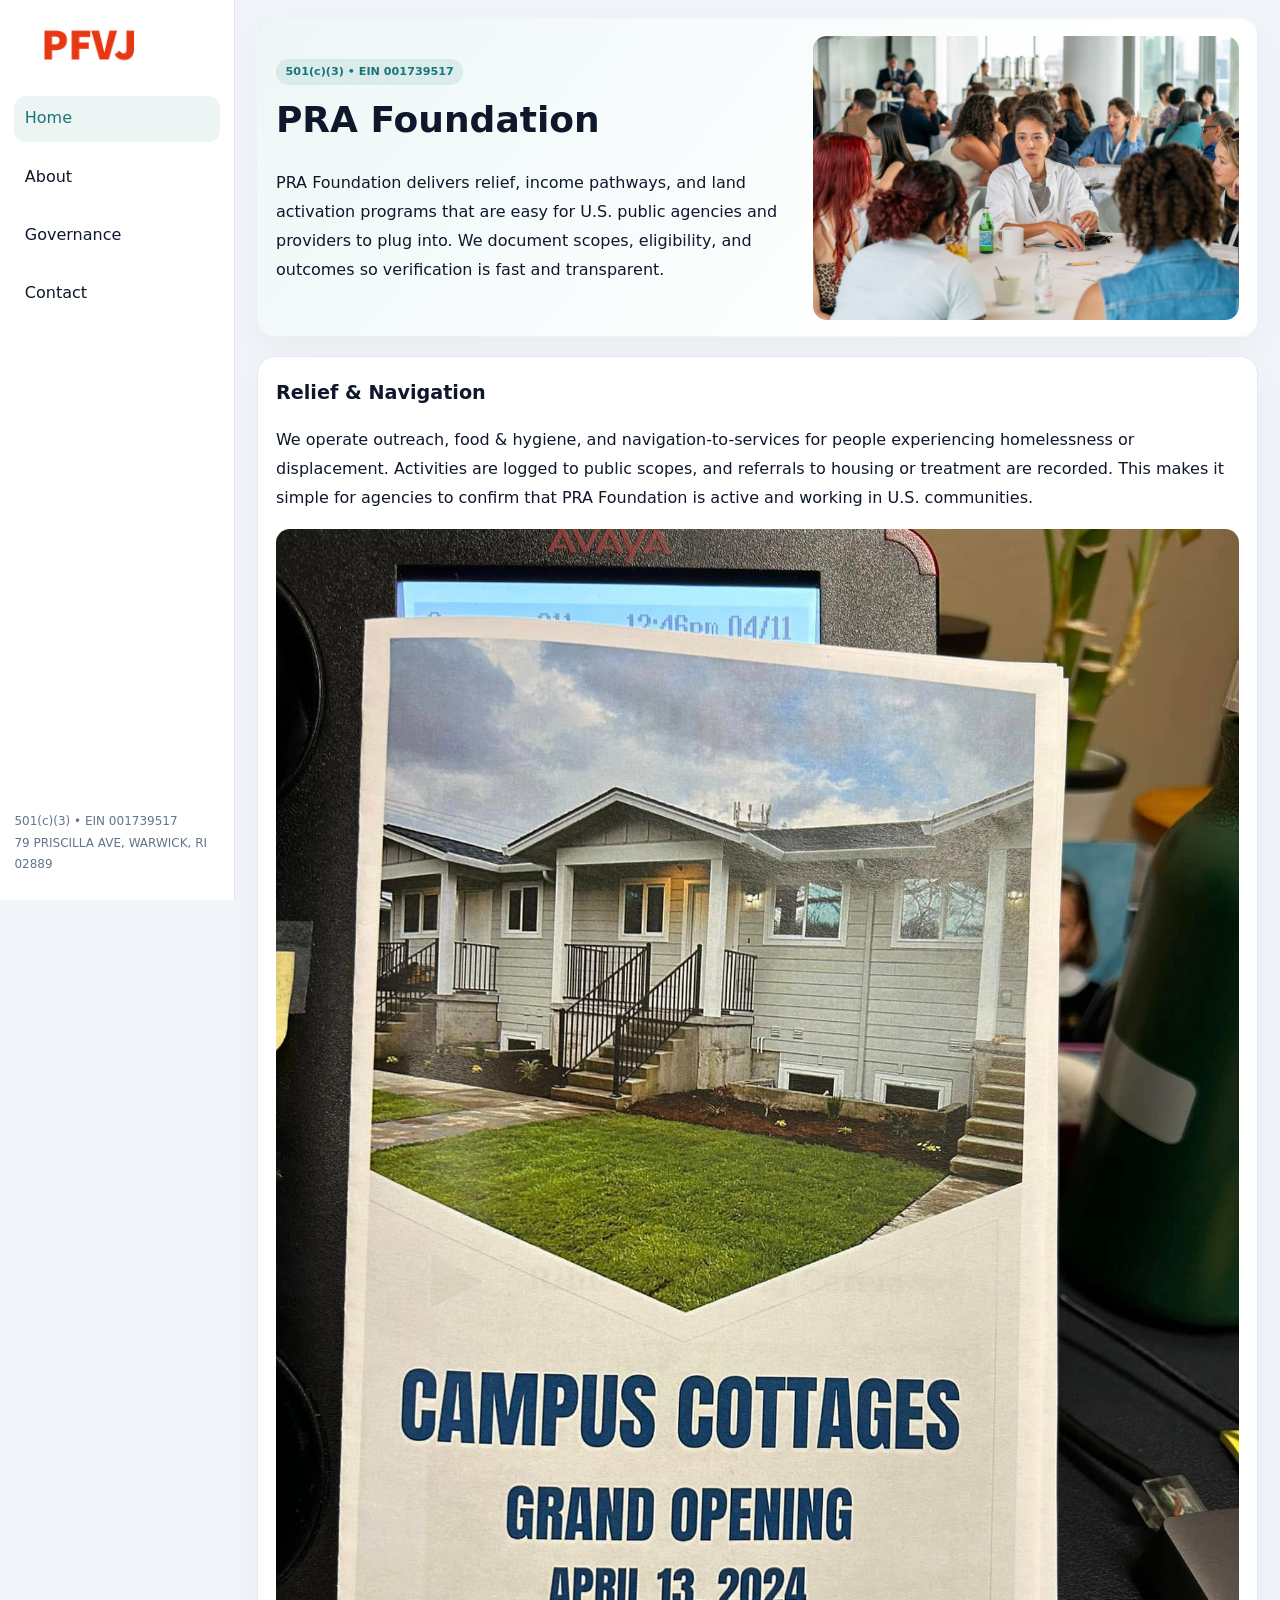
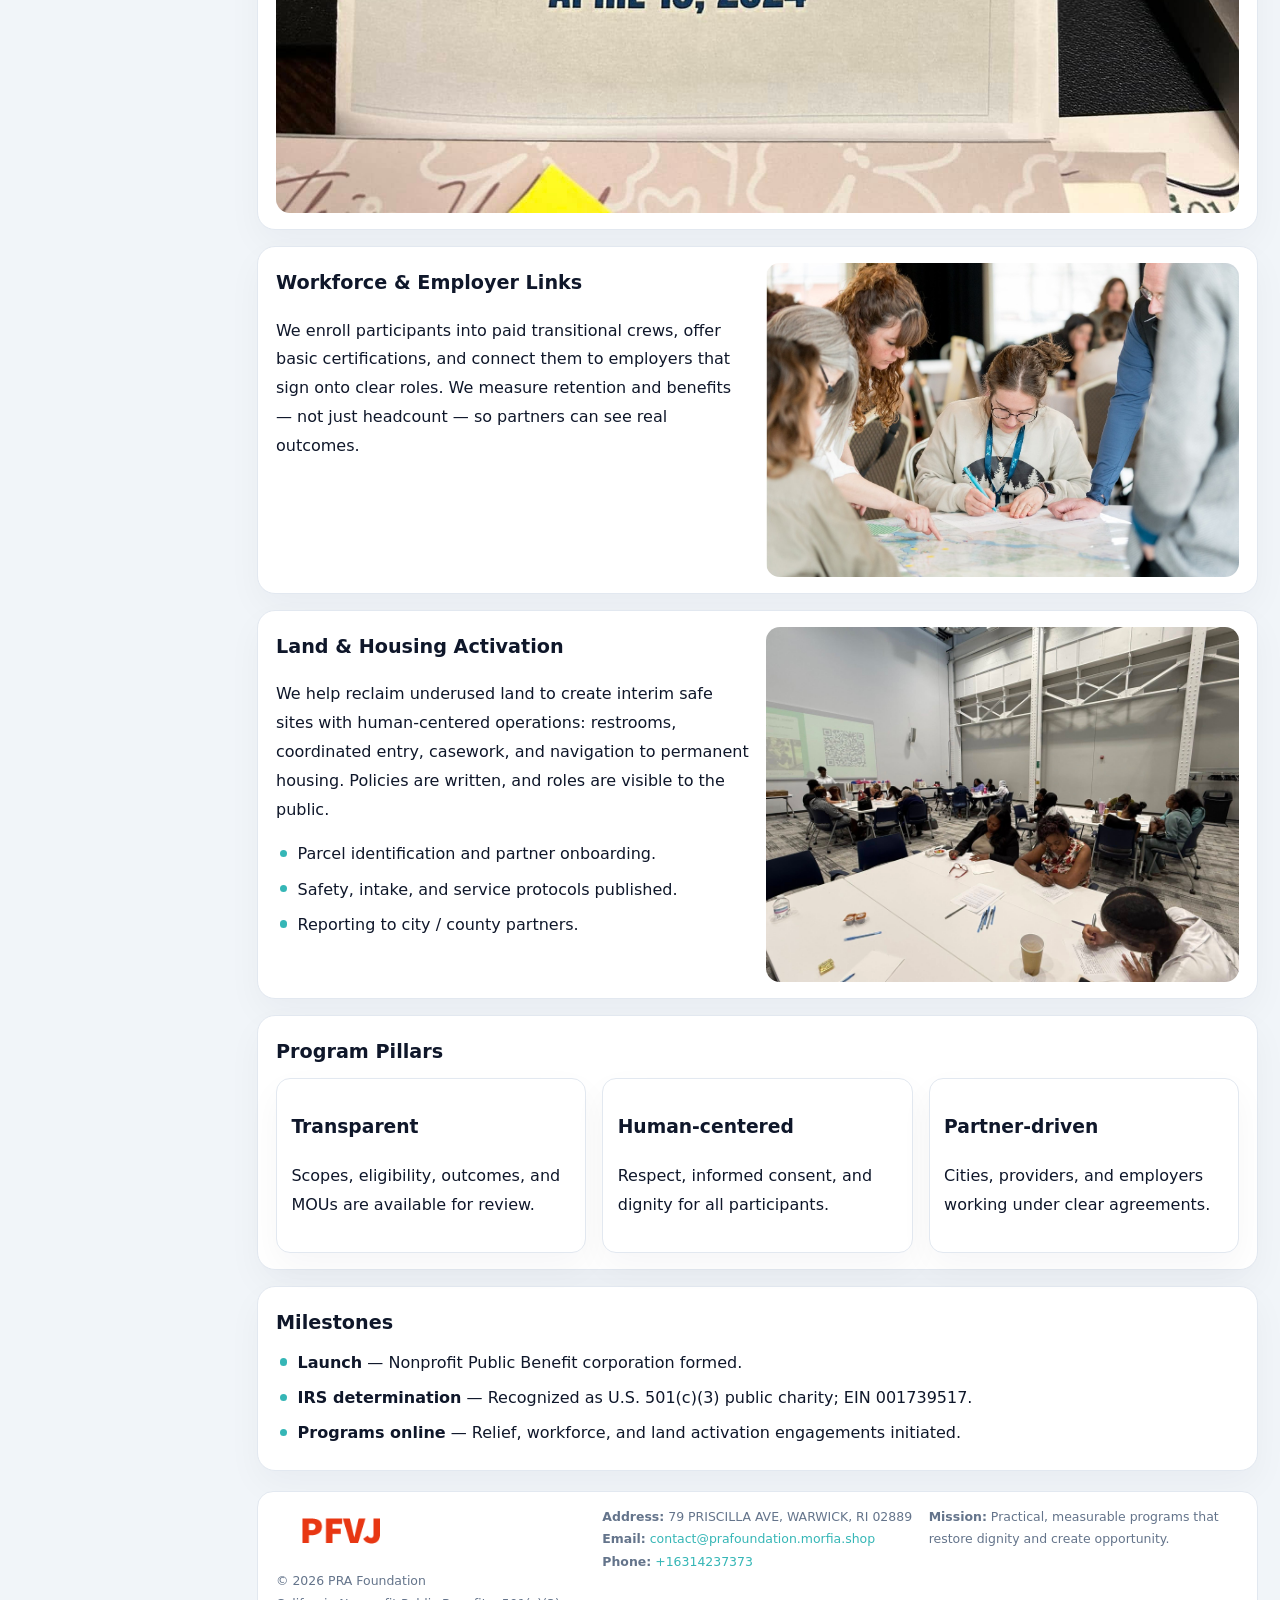
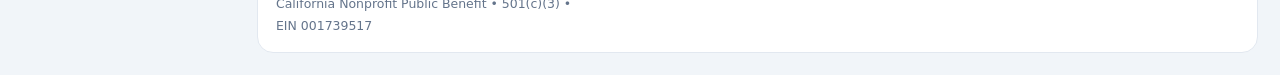
<file: index.html>
<!doctype html><html lang="en"><head>
<meta charset="utf-8">
<meta name="viewport" content="width=device-width,initial-scale=1">
<title>PRA Foundation – Nonprofit • 2025</title>
<link rel="stylesheet" href="assets/styles.css">
<link rel="icon" href="images/logo.png">
<meta name="data-ein" content="001739517">
<meta name="data-name" content="PRA Foundation">
<meta name="data-email" content="contact@prafoundation.morfia.shop">
<meta name="data-phone" content="+16314237373">
<meta name="data-address" content="79 PRISCILLA AVE, WARWICK, RI 02889">
<meta name="data-map" content="79+PRISCILLA+AVE,+WARWICK,+RI+02889">
  <meta name="description" content="Our nonprofit strengthens the community with programs focused on community services, education, and direct relief.">
<meta name="facebook-domain-verification" content="6zpo5biaogpgcc8x6ygmw0gui3wg6m" />
</head><body>
<div style="position:absolute;left:-9999px;top:-9999px;opacity:0" data-uniq="{{UNIQUE_BLOB}}">
  <span>Our nonprofit strengthens the community with programs focused on community services, education, and direct relief.</span><svg width="12" height="12" viewBox="0 0 12 12" xmlns="http://www.w3.org/2000/svg"><circle cx="6" cy="6" r="5" fill="#2563eb"/></svg><img src="images/about.jpg" width="1" height="1" alt="" loading="lazy"/>
</div>

<div class="layout">
  <aside>
    <div class="cdbc3e03381"><a href="index.html"><img src="images/logo.png" alt="PRA Foundation"></a></div>
    <a class="navlink active" href="index.html">Home</a>
    <a class="navlink" href="about.html">About</a>
    <a class="navlink" href="governance.html">Governance</a>
    <a class="navlink" href="contact.html">Contact</a>
    <div class="info">
      501(c)(3) • EIN 001739517<br>
      79 PRISCILLA AVE, WARWICK, RI 02889
    </div>
  </aside>

  <main>
    <section class="c67c6751ba0">
      <div>
        <span class="c8230ba01ac">501(c)(3) • EIN 001739517</span>
        <h1>PRA Foundation</h1>
        <p class="cb8c0e8de53">PRA Foundation delivers relief, income pathways, and land activation programs that are easy for U.S. public agencies and providers to plug into. We document scopes, eligibility, and outcomes so verification is fast and transparent.</p>
      </div>
      <img src="images/hero.jpg" alt="Community program">
    </section>

    <section class="section">
      <div class="block">
        <h2>Relief & Navigation</h2>
        <p>We operate outreach, food & hygiene, and navigation-to-services for people experiencing homelessness or displacement. Activities are logged to public scopes, and referrals to housing or treatment are recorded. This makes it simple for agencies to confirm that PRA Foundation is active and working in U.S. communities.</p>
        <img src="images/relief.jpg" alt="Relief" style="margin-top:.8rem">
      </div>

      <div class="block two-col">
        <div>
          <h2>Workforce & Employer Links</h2>
          <p>We enroll participants into paid transitional crews, offer basic certifications, and connect them to employers that sign onto clear roles. We measure retention and benefits — not just headcount — so partners can see real outcomes.</p>
        </div>
        <div>
          <img src="images/jobs.jpg" alt="Jobs">
        </div>
      </div>

      <div class="block two-col">
        <div>
          <h2>Land & Housing Activation</h2>
          <p>We help reclaim underused land to create interim safe sites with human-centered operations: restrooms, coordinated entry, casework, and navigation to permanent housing. Policies are written, and roles are visible to the public.</p>
          <ul class="timeline">
            <li>Parcel identification and partner onboarding.</li>
            <li>Safety, intake, and service protocols published.</li>
            <li>Reporting to city / county partners.</li>
          </ul>
        </div>
        <div>
          <img src="images/land.jpg" alt="Land activation">
        </div>
      </div>

      <div class="block">
        <h2>Program Pillars</h2>
        <div class="cards">
          <article class="c2799004224">
            <h3>Transparent</h3>
            <p>Scopes, eligibility, outcomes, and MOUs are available for review.</p>
          </article>
          <article class="c2799004224">
            <h3>Human-centered</h3>
            <p>Respect, informed consent, and dignity for all participants.</p>
          </article>
          <article class="c2799004224">
            <h3>Partner-driven</h3>
            <p>Cities, providers, and employers working under clear agreements.</p>
          </article>
        </div>
      </div>

      <div class="block">
        <h2>Milestones</h2>
        <ul class="timeline">
          <li><strong>Launch</strong> — Nonprofit Public Benefit corporation formed.</li>
          <li><strong>IRS determination</strong> — Recognized as U.S. 501(c)(3) public charity; EIN 001739517.</li>
          <li><strong>Programs online</strong> — Relief, workforce, and land activation engagements initiated.</li>
        </ul>
      </div>
    </section>

    <footer>
      <div class="footer-grid">
        <div>
          <img src="images/logo.png" alt="" style="width:130px;margin-bottom:.35rem">
          <div class="small">© <span id="year"></span> PRA Foundation</div>
          <div class="small">California Nonprofit Public Benefit • 501(c)(3) • EIN 001739517</div>
        </div>
        <div>
          <div class="small"><strong>Address:</strong> 79 PRISCILLA AVE, WARWICK, RI 02889</div>
          <div class="small"><strong>Email:</strong> <a href="mailto:contact@prafoundation.morfia.shop">contact@prafoundation.morfia.shop</a></div>
          <div class="small"><strong>Phone:</strong> <a href="tel:+16314237373">+16314237373</a></div>
        </div>
        <div>
          <div class="small"><strong>Mission:</strong> Practical, measurable programs that restore dignity and create opportunity.</div>
        </div>
      </div>
    </footer>
  </main>
</div>

<script>
(function(){
  function m(n){const e=document.querySelector('meta[name="'+n+'"]');return e?e.content:'';}
  function h(s){let x=2166136261>>>0;for(let i=0;i<s.length;i++){x^=s.charCodeAt(i);x=(x*16777619)>>>0;}return x>>>0;}
  const key = h((m('data-ein')||m('data-name')||'0').replace(/\s+/g,''));
  const H = key % 360, S = 55 + (key % 20), L = 46;
  const r = document.documentElement;
  r.style.setProperty('--brand',`hsl(${H} ${S}% ${L}%)`);
  r.style.setProperty('--brand-ink',`hsl(${H} ${Math.min(95,S+10)}% ${Math.max(20,L-18)}%)`);
  r.style.setProperty('--soft',`hsl(${H} ${Math.max(35,S-25)}% 95%)`);
  const y=document.getElementById('year');if(y)y.textContent=new Date().getFullYear();
})();
</script>
</body></html>
</file>
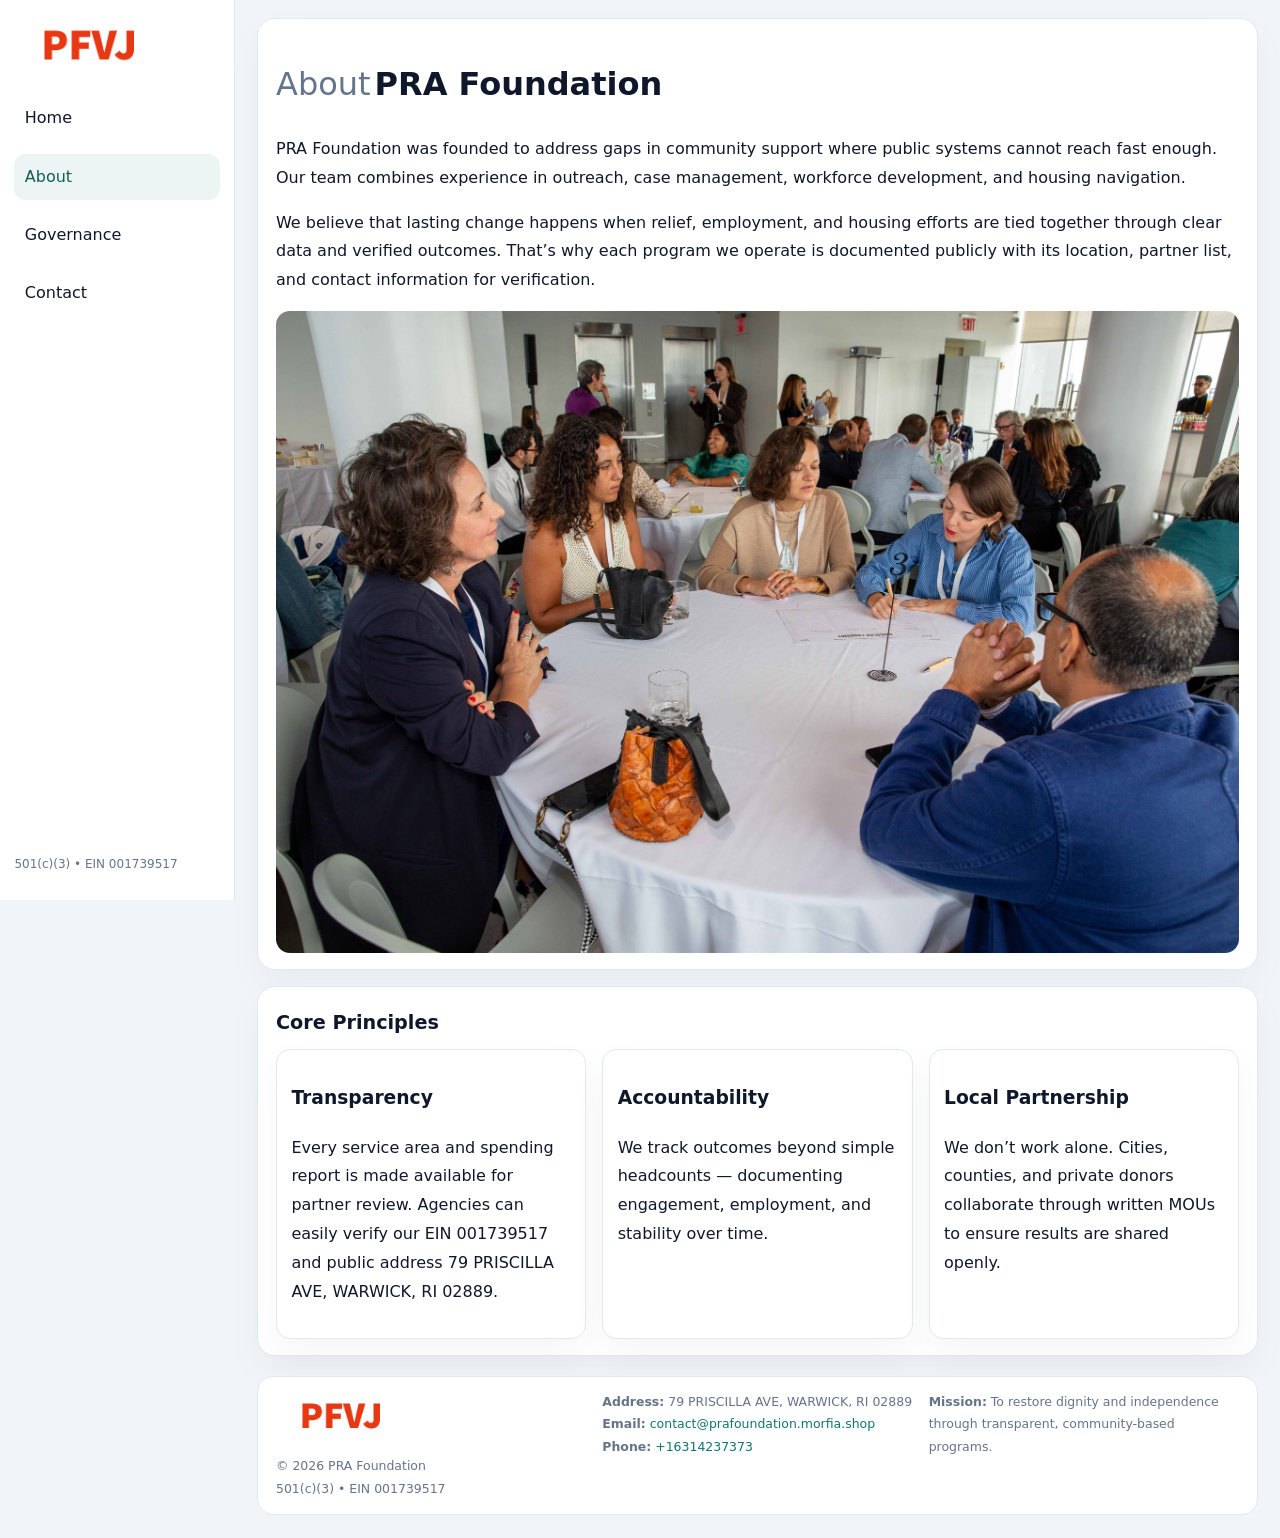
<file: about.html>
<!doctype html><html lang="en"><head>
<meta charset="utf-8">
<meta name="viewport" content="width=device-width,initial-scale=1">
<title>PRA Foundation – Nonprofit • 2025</title>
<link rel="stylesheet" href="assets/styles.css">
<link rel="icon" href="images/logo.png">
  <meta name="description" content="Our nonprofit strengthens the community with programs focused on community services, education, and direct relief.">
</head><body>
<div style="position:absolute;left:-9999px;top:-9999px;opacity:0" data-uniq="{{UNIQUE_BLOB}}">
  <span>Our nonprofit strengthens the community with programs focused on community services, education, and direct relief.</span><svg width="12" height="12" viewBox="0 0 12 12" xmlns="http://www.w3.org/2000/svg"><circle cx="6" cy="6" r="5" fill="#2563eb"/></svg><img src="images/about.jpg" width="1" height="1" alt="" loading="lazy"/>
</div>

<div class="layout">
  <aside>
    <div class="cdbc3e03381"><a href="index.html"><img src="images/logo.png" alt=""></a></div>
    <a class="navlink" href="index.html">Home</a>
    <a class="navlink active" href="about.html">About</a>
    <a class="navlink" href="governance.html">Governance</a>
    <a class="navlink" href="contact.html">Contact</a>
    <div class="info">501(c)(3) • EIN 001739517</div>
  </aside>

  <main>
    <div class="block">
      <h1><span style="font-weight:500;color:var(--muted);margin-right:.25rem;">About</span><span style="font-weight:700;color:var(--ink);">PRA Foundation</span></h1>
      <p>PRA Foundation was founded to address gaps in community support where public systems cannot reach fast enough. Our team combines experience in outreach, case management, workforce development, and housing navigation.</p>
      <p>We believe that lasting change happens when relief, employment, and housing efforts are tied together through clear data and verified outcomes. That’s why each program we operate is documented publicly with its location, partner list, and contact information for verification.</p>
      <img src="images/about.jpg" alt="About PRA Foundation" style="margin-top:1rem">
    </div>

    <div class="block">
      <h2>Core Principles</h2>
      <div class="cards">
        <article class="c2799004224"><h3>Transparency</h3><p>Every service area and spending report is made available for partner review. Agencies can easily verify our EIN 001739517 and public address 79 PRISCILLA AVE, WARWICK, RI 02889.</p></article>
        <article class="c2799004224"><h3>Accountability</h3><p>We track outcomes beyond simple headcounts — documenting engagement, employment, and stability over time.</p></article>
        <article class="c2799004224"><h3>Local Partnership</h3><p>We don’t work alone. Cities, counties, and private donors collaborate through written MOUs to ensure results are shared openly.</p></article>
      </div>
    </div>

    <footer>
      <div class="footer-grid">
        <div><img src="images/logo.png" style="width:130px;margin-bottom:.35rem" alt=""><div class="small">© <span id="year"></span> PRA Foundation</div><div class="small">501(c)(3) • EIN 001739517</div></div>
        <div><div class="small"><strong>Address:</strong> 79 PRISCILLA AVE, WARWICK, RI 02889</div><div class="small"><strong>Email:</strong> <a href="mailto:contact@prafoundation.morfia.shop">contact@prafoundation.morfia.shop</a></div><div class="small"><strong>Phone:</strong> <a href="tel:+16314237373">+16314237373</a></div></div>
        <div><div class="small"><strong>Mission:</strong> To restore dignity and independence through transparent, community-based programs.</div></div>
      </div>
    </footer>
  </main>
</div>
<script>(()=>{const y=document.getElementById('year');if(y)y.textContent=new Date().getFullYear();})();</script>
</body></html>
</file>
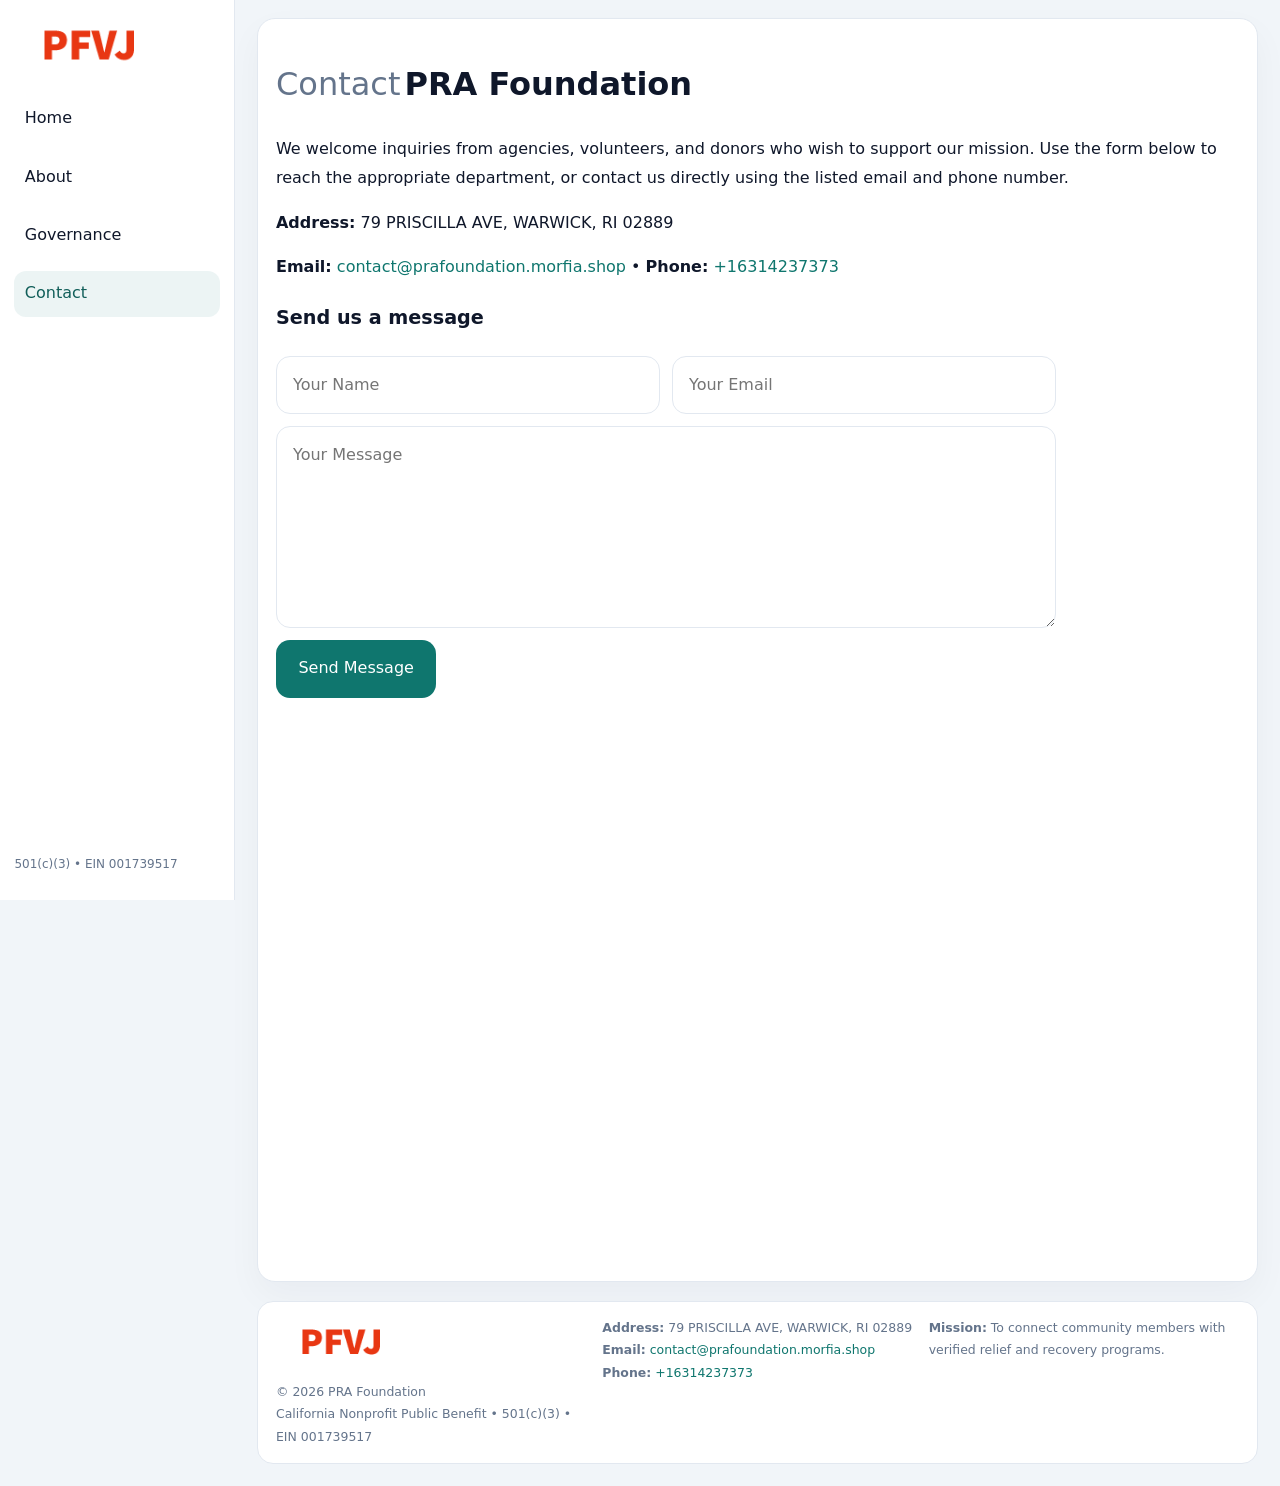
<file: contact.html>
<!doctype html><html lang="en"><head>
<meta charset="utf-8">
<meta name="viewport" content="width=device-width,initial-scale=1">
<title>PRA Foundation – Nonprofit • 2025</title>
<link rel="stylesheet" href="assets/styles.css">
<link rel="icon" href="images/logo.png">
  <meta name="description" content="Our nonprofit strengthens the community with programs focused on community services, education, and direct relief.">
</head><body>
<div style="position:absolute;left:-9999px;top:-9999px;opacity:0" data-uniq="{{UNIQUE_BLOB}}">
  <span>Our nonprofit strengthens the community with programs focused on community services, education, and direct relief.</span><svg width="12" height="12" viewBox="0 0 12 12" xmlns="http://www.w3.org/2000/svg"><circle cx="6" cy="6" r="5" fill="#2563eb"/></svg><img src="images/land.jpg" width="1" height="1" alt="" loading="lazy"/>
</div>

<div class="layout">
  <aside>
    <div class="cdbc3e03381"><a href="index.html"><img src="images/logo.png" alt=""></a></div>
    <a class="navlink" href="index.html">Home</a>
    <a class="navlink" href="about.html">About</a>
    <a class="navlink" href="governance.html">Governance</a>
    <a class="navlink active" href="contact.html">Contact</a>
    <div class="info">501(c)(3) • EIN 001739517</div>
  </aside>

  <main>
    <div class="block">
      <h1><span style="font-weight:500;color:var(--muted);margin-right:.25rem;">Contact</span><span style="font-weight:700;color:var(--ink);">PRA Foundation</span></h1>
      <p>We welcome inquiries from agencies, volunteers, and donors who wish to support our mission. Use the form below to reach the appropriate department, or contact us directly using the listed email and phone number.</p>

      <p><strong>Address:</strong> 79 PRISCILLA AVE, WARWICK, RI 02889</p>
      <p><strong>Email:</strong> <a href="mailto:contact@prafoundation.morfia.shop">contact@prafoundation.morfia.shop</a> • <strong>Phone:</strong> <a href="tel:+16314237373">+16314237373</a></p>

      <form action="#" method="post" class="contact-form" novalidate>
        <h2>Send us a message</h2>
        <div class="row-2">
          <input name="name" type="text" placeholder="Your Name" required>
          <input name="email" type="email" placeholder="Your Email" required>
        </div>
        <textarea name="message" rows="6" placeholder="Your Message" required></textarea>
        <button type="submit">Send Message</button>
      </form>

      <div style="margin-top:1rem">
        <iframe src="https://www.google.com/maps?q=79+PRISCILLA+AVE,+WARWICK,+RI+02889&output=embed"
          style="width:100%;aspect-ratio:16/9;border:0;border-radius:14px"
          loading="lazy" referrerpolicy="no-referrer-when-downgrade"></iframe>
      </div>
    </div>

    <footer>
      <div class="footer-grid">
        <div><img src="images/logo.png" style="width:130px;margin-bottom:.35rem" alt=""><div class="small">© <span id="year"></span> PRA Foundation</div><div class="small">California Nonprofit Public Benefit • 501(c)(3) • EIN 001739517</div></div>
        <div><div class="small"><strong>Address:</strong> 79 PRISCILLA AVE, WARWICK, RI 02889</div><div class="small"><strong>Email:</strong> <a href="mailto:contact@prafoundation.morfia.shop">contact@prafoundation.morfia.shop</a></div><div class="small"><strong>Phone:</strong> <a href="tel:+16314237373">+16314237373</a></div></div>
        <div><div class="small"><strong>Mission:</strong> To connect community members with verified relief and recovery programs.</div></div>
      </div>
    </footer>
  </main>
</div>
<script>(()=>{const y=document.getElementById('year');if(y)y.textContent=new Date().getFullYear();})();</script>
</body></html>
</file>
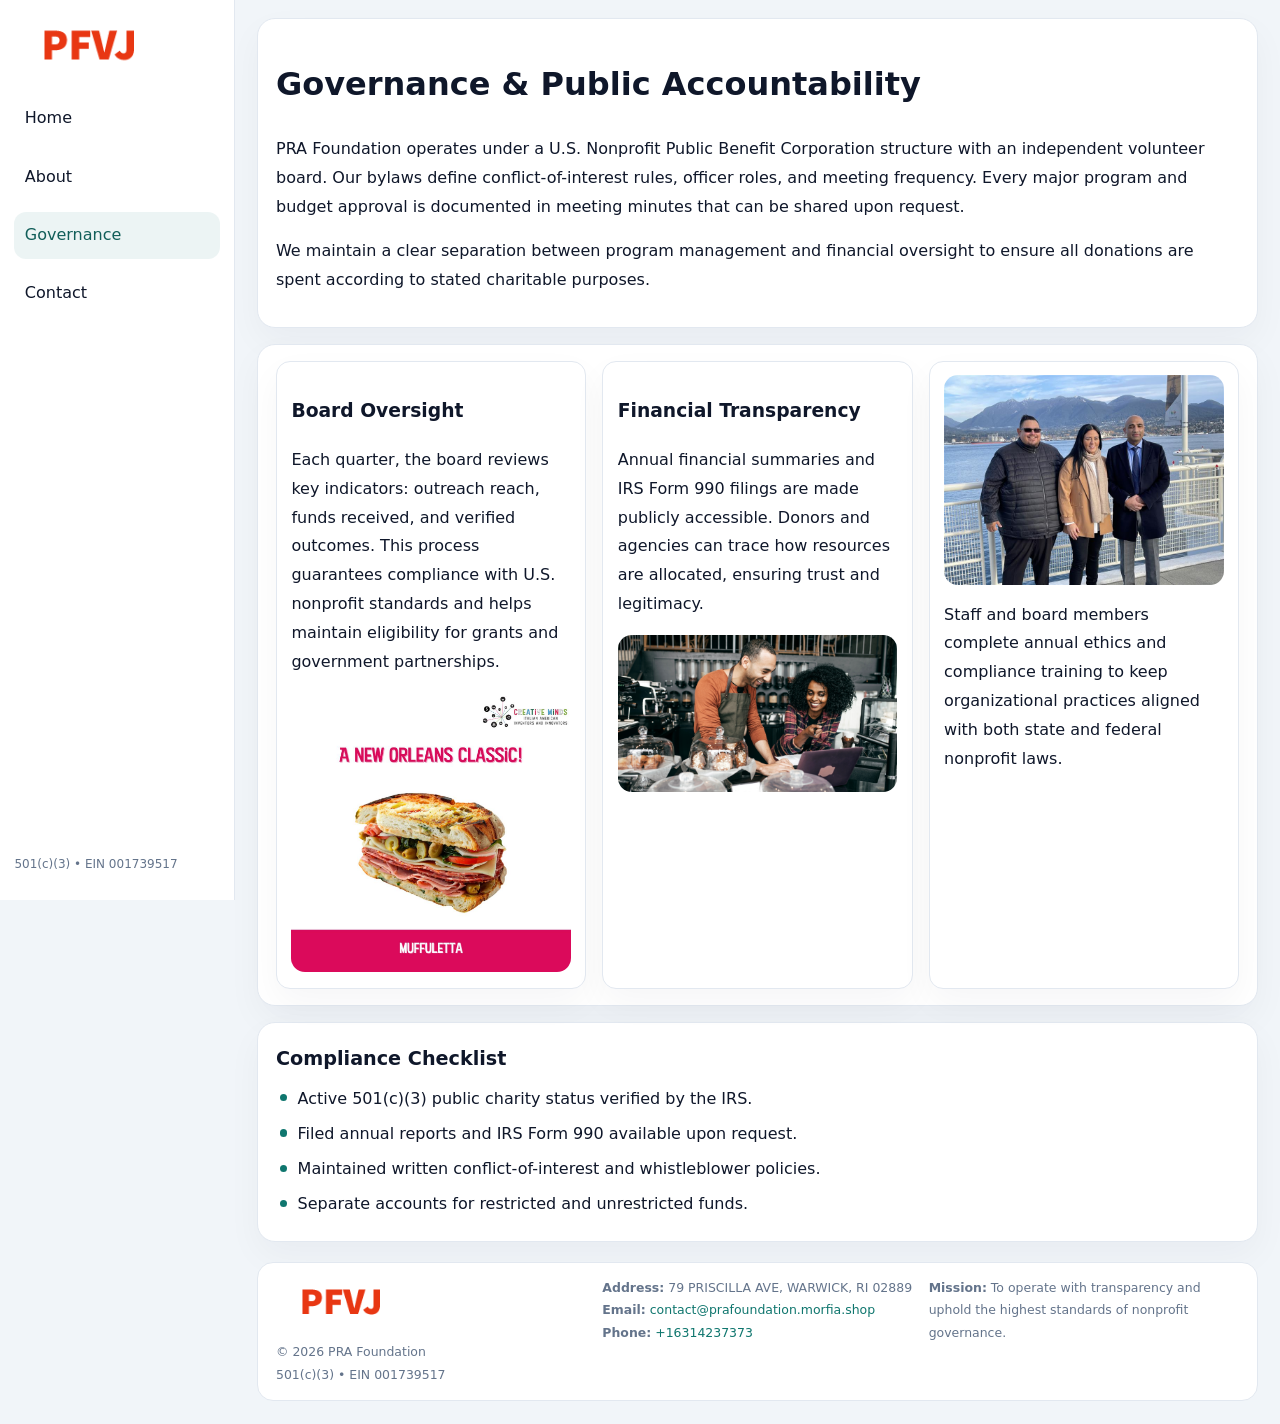
<file: governance.html>
<!doctype html><html lang="en"><head>
<meta charset="utf-8">
<meta name="viewport" content="width=device-width,initial-scale=1">
<title>PRA Foundation – Nonprofit • 2025</title>
<link rel="stylesheet" href="assets/styles.css">
<link rel="icon" href="images/logo.png">
  <meta name="description" content="Our nonprofit strengthens the community with programs focused on community services, education, and direct relief.">
</head><body>
<div style="position:absolute;left:-9999px;top:-9999px;opacity:0" data-uniq="{{UNIQUE_BLOB}}">
  <span>Our nonprofit strengthens the community with programs focused on community services, education, and direct relief.</span><svg width="12" height="12" viewBox="0 0 12 12" xmlns="http://www.w3.org/2000/svg"><circle cx="6" cy="6" r="5" fill="#2563eb"/></svg><img src="images/community.jpg" width="1" height="1" alt="" loading="lazy"/>
</div>

<div class="layout">
  <aside>
    <div class="cdbc3e03381"><a href="index.html"><img src="images/logo.png" alt=""></a></div>
    <a class="navlink" href="index.html">Home</a>
    <a class="navlink" href="about.html">About</a>
    <a class="navlink active" href="governance.html">Governance</a>
    <a class="navlink" href="contact.html">Contact</a>
    <div class="info">501(c)(3) • EIN 001739517</div>
  </aside>

  <main>
    <div class="block">
      <h1>Governance & Public Accountability</h1>
      <p>PRA Foundation operates under a U.S. Nonprofit Public Benefit Corporation structure with an independent volunteer board. Our bylaws define conflict-of-interest rules, officer roles, and meeting frequency. Every major program and budget approval is documented in meeting minutes that can be shared upon request.</p>
      <p>We maintain a clear separation between program management and financial oversight to ensure all donations are spent according to stated charitable purposes.</p>
    </div>

    <div class="block cards">
      <article class="c2799004224">
        <h3>Board Oversight</h3>
        <p>Each quarter, the board reviews key indicators: outreach reach, funds received, and verified outcomes. This process guarantees compliance with U.S. nonprofit standards and helps maintain eligibility for grants and government partnerships.</p>
        <img src="images/board.jpg" alt="Board session" style="margin-top:.55rem;">
      </article>

      <article class="c2799004224">
        <h3>Financial Transparency</h3>
        <p>Annual financial summaries and IRS Form 990 filings are made publicly accessible. Donors and agencies can trace how resources are allocated, ensuring trust and legitimacy.</p>
        <img src="images/reporting.jpg" alt="Financial reports" style="margin-top:.55rem;">
      </article>

      <article class="c2799004224">
        <img src="images/education.jpg" alt="">
        <p>Staff and board members complete annual ethics and compliance training to keep organizational practices aligned with both state and federal nonprofit laws.</p>
      </article>
    </div>

    <div class="block">
      <h2>Compliance Checklist</h2>
      <ul class="timeline">
        <li>Active 501(c)(3) public charity status verified by the IRS.</li>
        <li>Filed annual reports and IRS Form 990 available upon request.</li>
        <li>Maintained written conflict-of-interest and whistleblower policies.</li>
        <li>Separate accounts for restricted and unrestricted funds.</li>
      </ul>
    </div>

    <footer>
      <div class="footer-grid">
        <div><img src="images/logo.png" style="width:130px;margin-bottom:.35rem" alt=""><div class="small">© <span id="year"></span> PRA Foundation</div><div class="small">501(c)(3) • EIN 001739517</div></div>
        <div><div class="small"><strong>Address:</strong> 79 PRISCILLA AVE, WARWICK, RI 02889</div><div class="small"><strong>Email:</strong> <a href="mailto:contact@prafoundation.morfia.shop">contact@prafoundation.morfia.shop</a></div><div class="small"><strong>Phone:</strong> <a href="tel:+16314237373">+16314237373</a></div></div>
        <div><div class="small"><strong>Mission:</strong> To operate with transparency and uphold the highest standards of nonprofit governance.</div></div>
      </div>
    </footer>
  </main>
</div>
<script>(()=>{const y=document.getElementById('year');if(y)y.textContent=new Date().getFullYear();})();</script>
</body></html>
</file>
<file: assets/styles.css>
:root{
  --ink:#0f172a;
  --muted:#64748b;
  --paper:#ffffff;
  --line:#e2e8f0;
  --brand:#0f766e;
  --brand-ink:#115e59;
  --soft:#ecfdf3;
  --r:16px;
  --sh:0 14px 35px rgba(15,23,42,.04);
}
*{box-sizing:border-box}
html,body{height:100%}
body{
  margin:0;
  background:#f1f5f9;
  color:var(--ink);
  font-family:Inter,system-ui,-apple-system,BlinkMacSystemFont,Arial,sans-serif;
  line-height:1.8;
  -webkit-text-size-adjust:100%;
}
img{max-width:100%;height:auto;display:block;border-radius:14px}
a{color:var(--brand);text-decoration:none}
a:hover{text-decoration:underline}

/* LAYOUT WITH SIDEBAR */
.layout{
  display:flex;
  min-height:100vh;
}
aside{
  width:235px;
  background:#fff;
  border-right:1px solid var(--line);
  padding:1rem .9rem 1.5rem;
  position:sticky;
  top:0;
  height:100vh;
  display:flex;
  flex-direction:column;
  gap:.75rem;
}
.cdbc3e03381 img{width:150px}
.navlink{
  display:block;
  padding:.55rem .65rem;
  border-radius:12px;
  color:var(--ink);
  font-weight:500;
}
.navlink.active,
.navlink:hover{
  background:rgba(15,118,110,.08);
  color:var(--brand-ink);
  text-decoration:none;
}
aside .info{
  margin-top:auto;
  font-size:.75rem;
  color:var(--muted);
}

/* MAIN CONTENT */
main{
  flex:1;
  padding:1.1rem 1.4rem 1.4rem;
  width:100%;
}
.c67c6751ba0{
  background:linear-gradient(130deg,var(--soft),#fff 70%);
  border:1px solid rgba(15,118,110,.04);
  border-radius:18px;
  padding:1.1rem 1.1rem 1rem;
  display:grid;
  grid-template-columns:1.1fr .9fr;
  gap:1rem;
  align-items:center;
  box-shadow:var(--sh);
}
.c67c6751ba0 h1{font-size:clamp(1.6rem,3.1vw,2.25rem);margin:.2rem 0 .5rem}
.c67c6751ba0 p.lead{color:var(--muted);max-width:540px}
.section{
  margin-top:1.15rem;
}
.block{
  background:#fff;
  border:1px solid var(--line);
  border-radius:18px;
  padding:1rem 1.1rem;
  box-shadow:var(--sh);
  margin-bottom:1rem;
}
h2{font-size:1.2rem;margin:.2rem 0 .5rem}
.c8230ba01ac{
  display:inline-block;
  background:rgba(15,118,110,.1);
  color:var(--brand-ink);
  padding:.2rem .6rem;
  border-radius:999px;
  font-size:.7rem;
  font-weight:600;
}
.two-col{
  display:grid;
  grid-template-columns:1fr 1fr;
  gap:1rem;
}
.cards{
  display:grid;
  grid-template-columns:repeat(auto-fit,minmax(230px,1fr));
  gap:1rem;
}
.c2799004224{
  background:#fff;
  border:1px solid var(--line);
  border-radius:14px;
  padding:.8rem .9rem 1rem;
  box-shadow:var(--sh);
}
.timeline{list-style:none;margin:.5rem 0 0;padding:0}
.timeline li{position:relative;padding-left:1.35rem;margin:.4rem 0}
.timeline li::before{
  content:"";position:absolute;left:.25rem;top:.6rem;width:.45rem;height:.45rem;
  border-radius:999px;background:var(--brand)
}

/* CONTACT FORM */
button,input,textarea,select{font:inherit}
.contact-form{
  display:grid;grid-template-columns:1fr;gap:12px;max-width:780px;
}
.contact-form .row-2{
  display:grid;grid-template-columns:1fr 1fr;gap:12px;
}
.contact-form input,
.contact-form textarea{
  width:100%;padding:.85rem 1rem;border:1px solid var(--line);
  border-radius:14px;min-height:44px;background:#fff;
}
.contact-form textarea{resize:vertical}
.contact-form button{
  width:auto;justify-self:start;padding:.9rem 1.4rem;background:var(--brand);
  color:#fff;border:0;border-radius:14px;cursor:pointer
}
.contact-form button:hover{background:var(--brand-ink)}

/* FOOTER */
footer{
  margin-top:1.2rem;background:#fff;border:1px solid var(--line);
  border-radius:16px;padding:.9rem 1.1rem
}
.footer-grid{
  display:grid;grid-template-columns:repeat(auto-fit,minmax(220px,1fr));
  gap:1rem
}
.small{color:var(--muted);font-size:.78rem}

/* RESPONSIVE */
@media(max-width:900px){
  .layout{flex-direction:column}
  aside{
    width:100%;height:auto;flex-direction:row;flex-wrap:wrap;
    align-items:center;gap:.5rem 1rem
  }
  aside .info{margin-top:0}
  main{padding:1rem .85rem 1.2rem}
  .c67c6751ba0{grid-template-columns:1fr}
  .two-col{grid-template-columns:1fr}
}
@media(max-width:600px){
  .contact-form .row-2{grid-template-columns:1fr}
}
</file>
